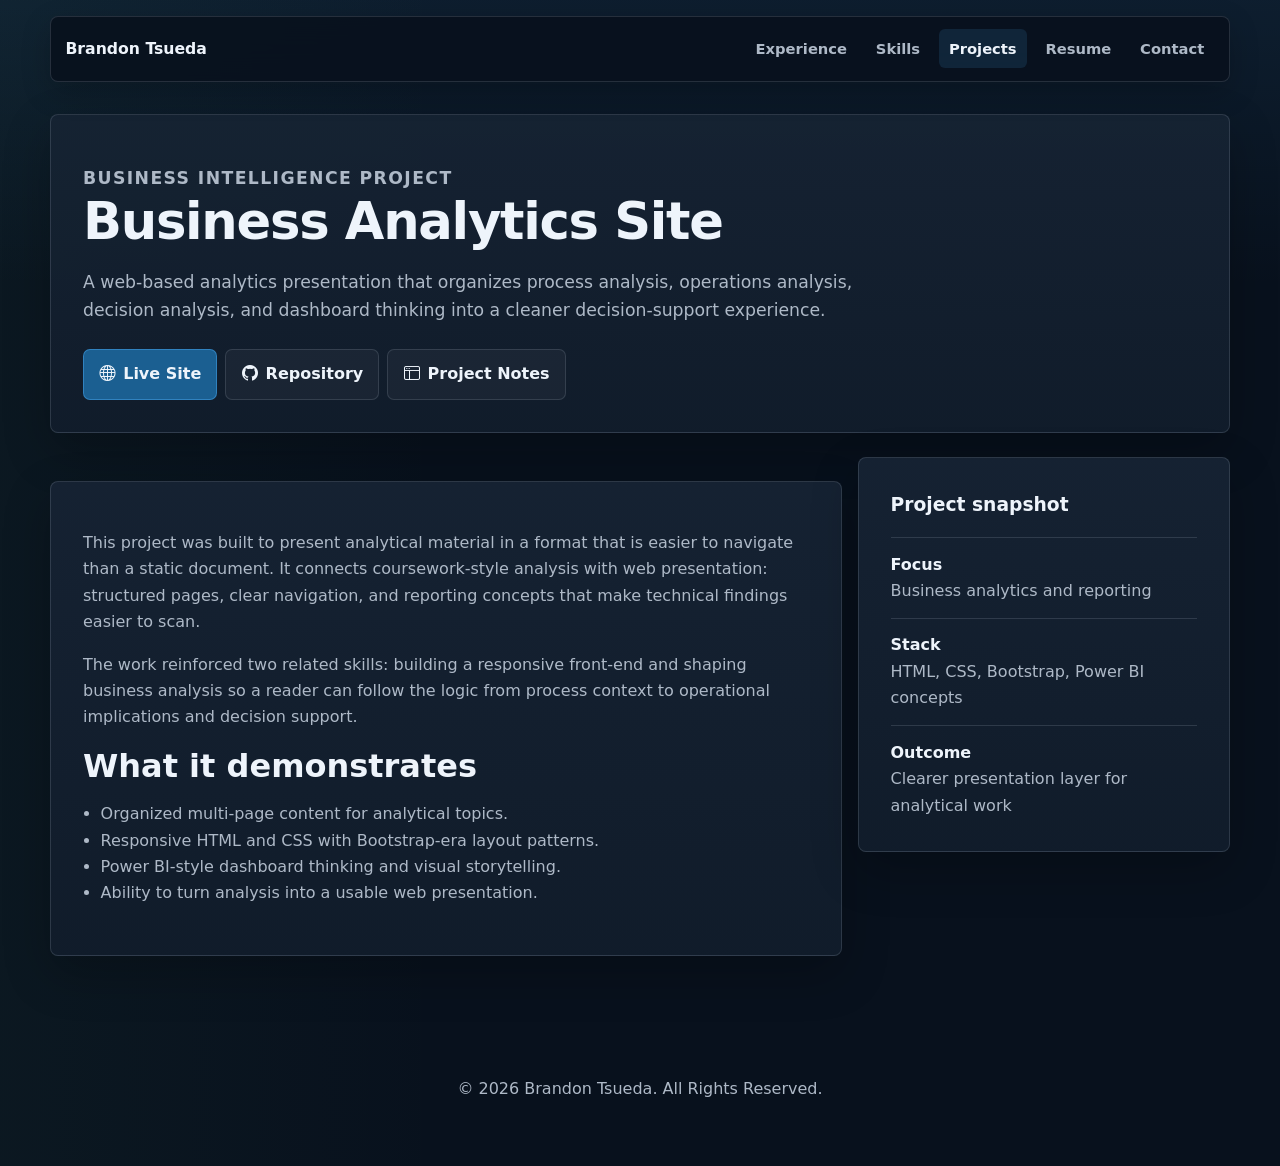
<file: business-analytics-site.html>
<!DOCTYPE html>
<html lang="en">
<head>
  <meta charset="UTF-8" />
  <meta name="viewport" content="width=device-width, initial-scale=1.0" />
  <meta name="description" content="Business intelligence and process analysis work by Brandon Tsueda." />
  <link rel="canonical" href="https://www.brandontsueda.com/business-analytics-site.html" />
  <link rel="icon" href="favicon.svg" type="image/svg+xml" />
  <title>Business Analytics Site | Brandon Tsueda</title>
  <meta name="description" content="Business analytics project by Brandon Tsueda covering process analysis, operations analysis, decision support, and Power BI-style reporting." />
  <link rel="preconnect" href="https://cdn.jsdelivr.net" />
  <link href="https://cdn.jsdelivr.net/npm/bootstrap-icons@1.10.5/font/bootstrap-icons.css" rel="stylesheet" />
  <link rel="stylesheet" href="style.css?v=20260913" />
<script src="https://analytics.bratsuprime.com/api/script.js" data-site-id="1" defer></script></head>
<body>
  <header class="topbar">
    <a class="brand" href="index.html">Brandon Tsueda</a>
    <nav aria-label="Main navigation">
      <a href="index.html#experience">Experience</a>
      <a href="index.html#skills">Skills</a>
      <a class="active" href="projects.html">Projects</a>
      <a href="Brandon_Tsueda_Resume.pdf" target="_blank" rel="noopener noreferrer">Resume</a>
      <a href="index.html#contact">Contact</a>
    </nav>
  </header>

  <main>
    <section class="page-hero">
      <p class="eyebrow">Business Intelligence Project</p>
      <h1>Business Analytics Site</h1>
      <p>
        A web-based analytics presentation that organizes process analysis, operations analysis,
        decision analysis, and dashboard thinking into a cleaner decision-support experience.
      </p>
      <div class="page-actions">
        <a href="https://analysis.bratsuprime.com" target="_blank" rel="noopener noreferrer" class="button primary">
          <i class="bi bi-globe"></i> Live Site
        </a>
        <a href="https://github.com/BrandonTsueda/ProcessMode3lingAndAnalysys_FirstSolar" target="_blank" rel="noopener noreferrer" class="button secondary">
          <i class="bi bi-github"></i> Repository
        </a>
        <button class="modal-button secondary" type="button" data-modal-target="analytics-detail-modal">
          <i class="bi bi-window-sidebar"></i> Project Notes
        </button>
      </div>
    </section>

    <section class="detail-layout">
      <article class="content-card detail-copy">
        <p>
          This project was built to present analytical material in a format that is easier to navigate than a static document.
          It connects coursework-style analysis with web presentation: structured pages, clear navigation, and reporting concepts
          that make technical findings easier to scan.
        </p>
        <p>
          The work reinforced two related skills: building a responsive front-end and shaping business analysis so a reader can
          follow the logic from process context to operational implications and decision support.
        </p>

        <h2>What it demonstrates</h2>
        <ul>
          <li>Organized multi-page content for analytical topics.</li>
          <li>Responsive HTML and CSS with Bootstrap-era layout patterns.</li>
          <li>Power BI-style dashboard thinking and visual storytelling.</li>
          <li>Ability to turn analysis into a usable web presentation.</li>
        </ul>
      </article>

      <aside class="detail-panel">
        <h3>Project snapshot</h3>
        <ul class="detail-list">
          <li><strong>Focus</strong><span>Business analytics and reporting</span></li>
          <li><strong>Stack</strong><span>HTML, CSS, Bootstrap, Power BI concepts</span></li>
          <li><strong>Outcome</strong><span>Clearer presentation layer for analytical work</span></li>
        </ul>
      </aside>
    </section>
  </main>

  <dialog class="detail-modal" id="analytics-detail-modal" aria-labelledby="analytics-detail-title">
    <div class="modal-shell">
      <div class="modal-header">
        <div>
          <p class="eyebrow">Project Notes</p>
          <h2 id="analytics-detail-title">Why this project belongs in the portfolio</h2>
        </div>
        <button class="modal-close" type="button" aria-label="Close dialog"><i class="bi bi-x-lg"></i></button>
      </div>
      <div class="modal-body">
        <p>
          It shows the analyst side of my background: not just building the page, but thinking about how process,
          operations, and decision data should be organized so another person can act on it.
        </p>
        <div class="modal-grid">
          <div class="modal-note">
            <h3>Technical layer</h3>
            <p>Responsive web structure, navigation, external project links, and a consistent presentation shell.</p>
          </div>
          <div class="modal-note">
            <h3>Analytical layer</h3>
            <p>Process framing, operational analysis, dashboard concepts, and decision-support storytelling.</p>
          </div>
        </div>
      </div>
    </div>
  </dialog>

  <footer class="site-footer">
    <p>&copy; 2026 Brandon Tsueda. All Rights Reserved.</p>
  </footer>

  <script src="site.js"></script>
<!-- Cloudflare Web Analytics --><script type="module" src="https://static.cloudflareinsights.com/beacon.min.js" data-cf-beacon='{"token":"dcf90111c0e843958d2950df8522c101"}'></script><!-- End Cloudflare Web Analytics -->
</body>
</html>
</file>
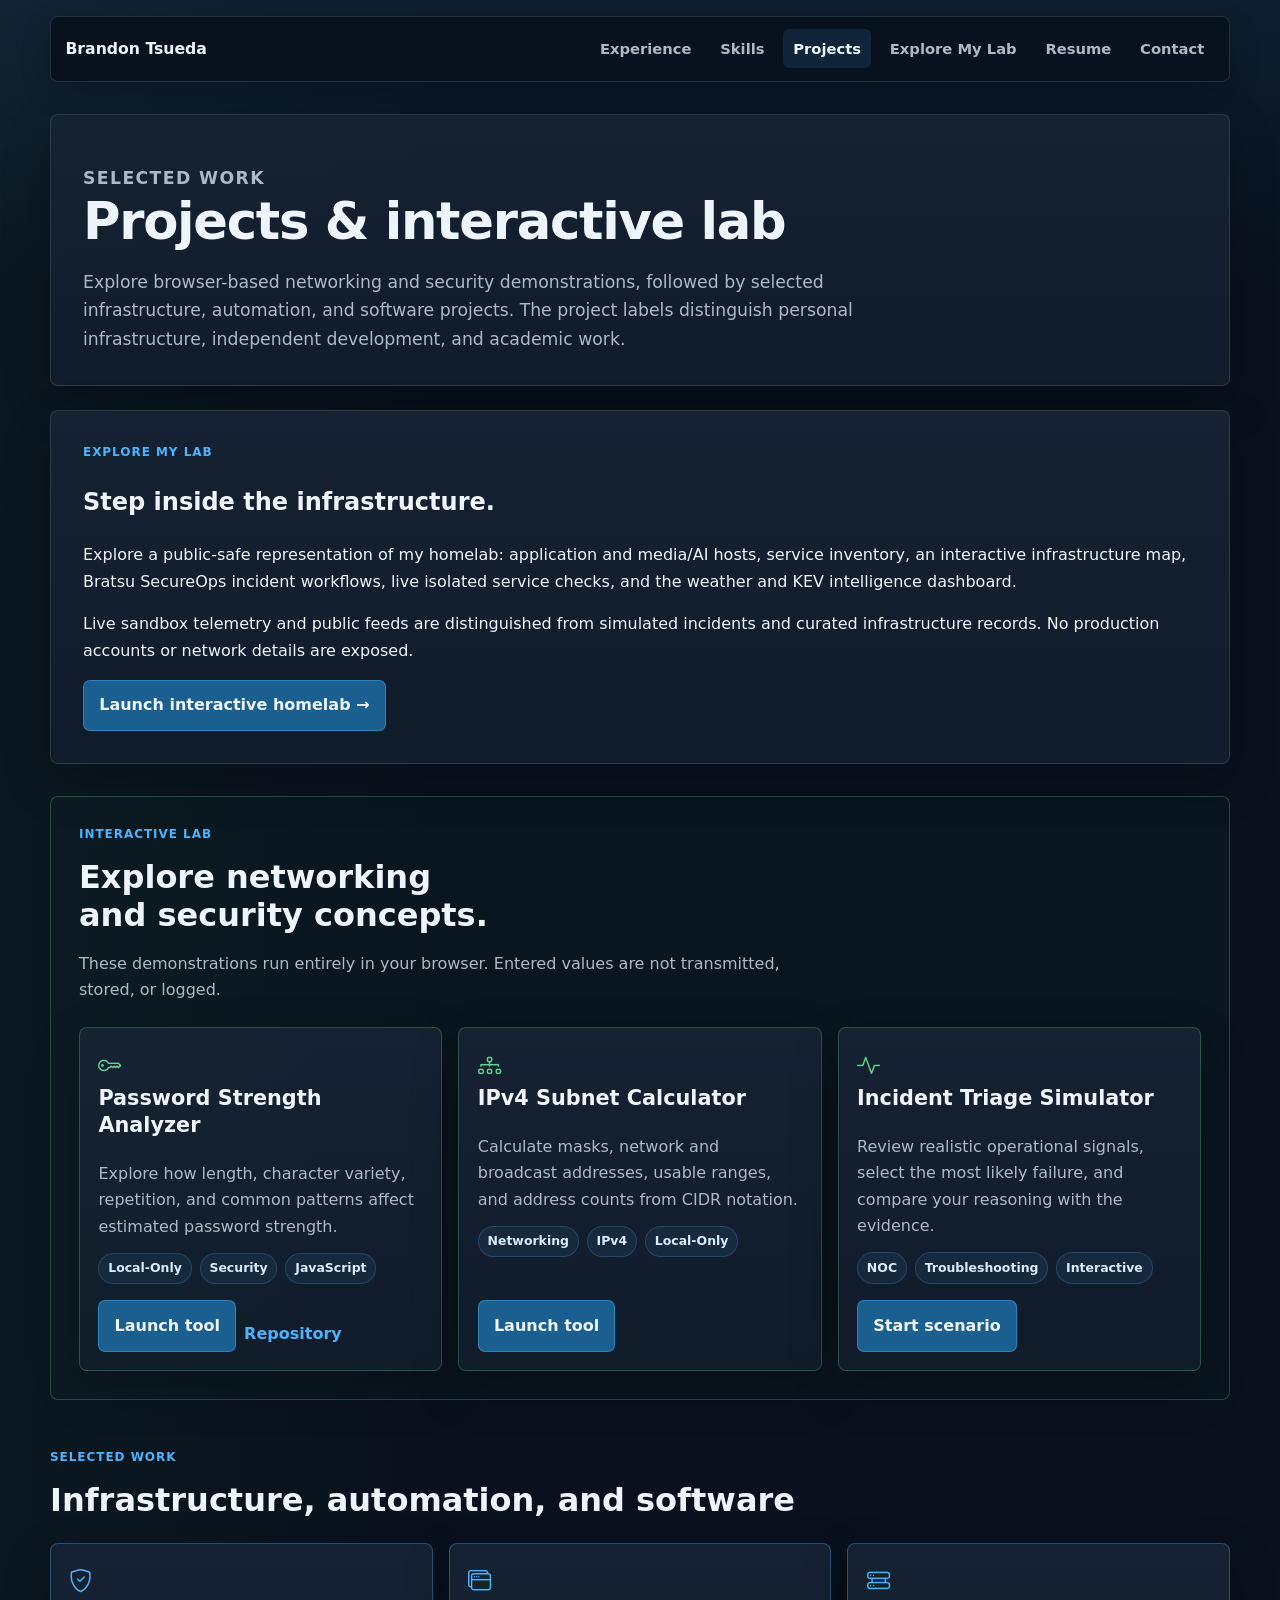
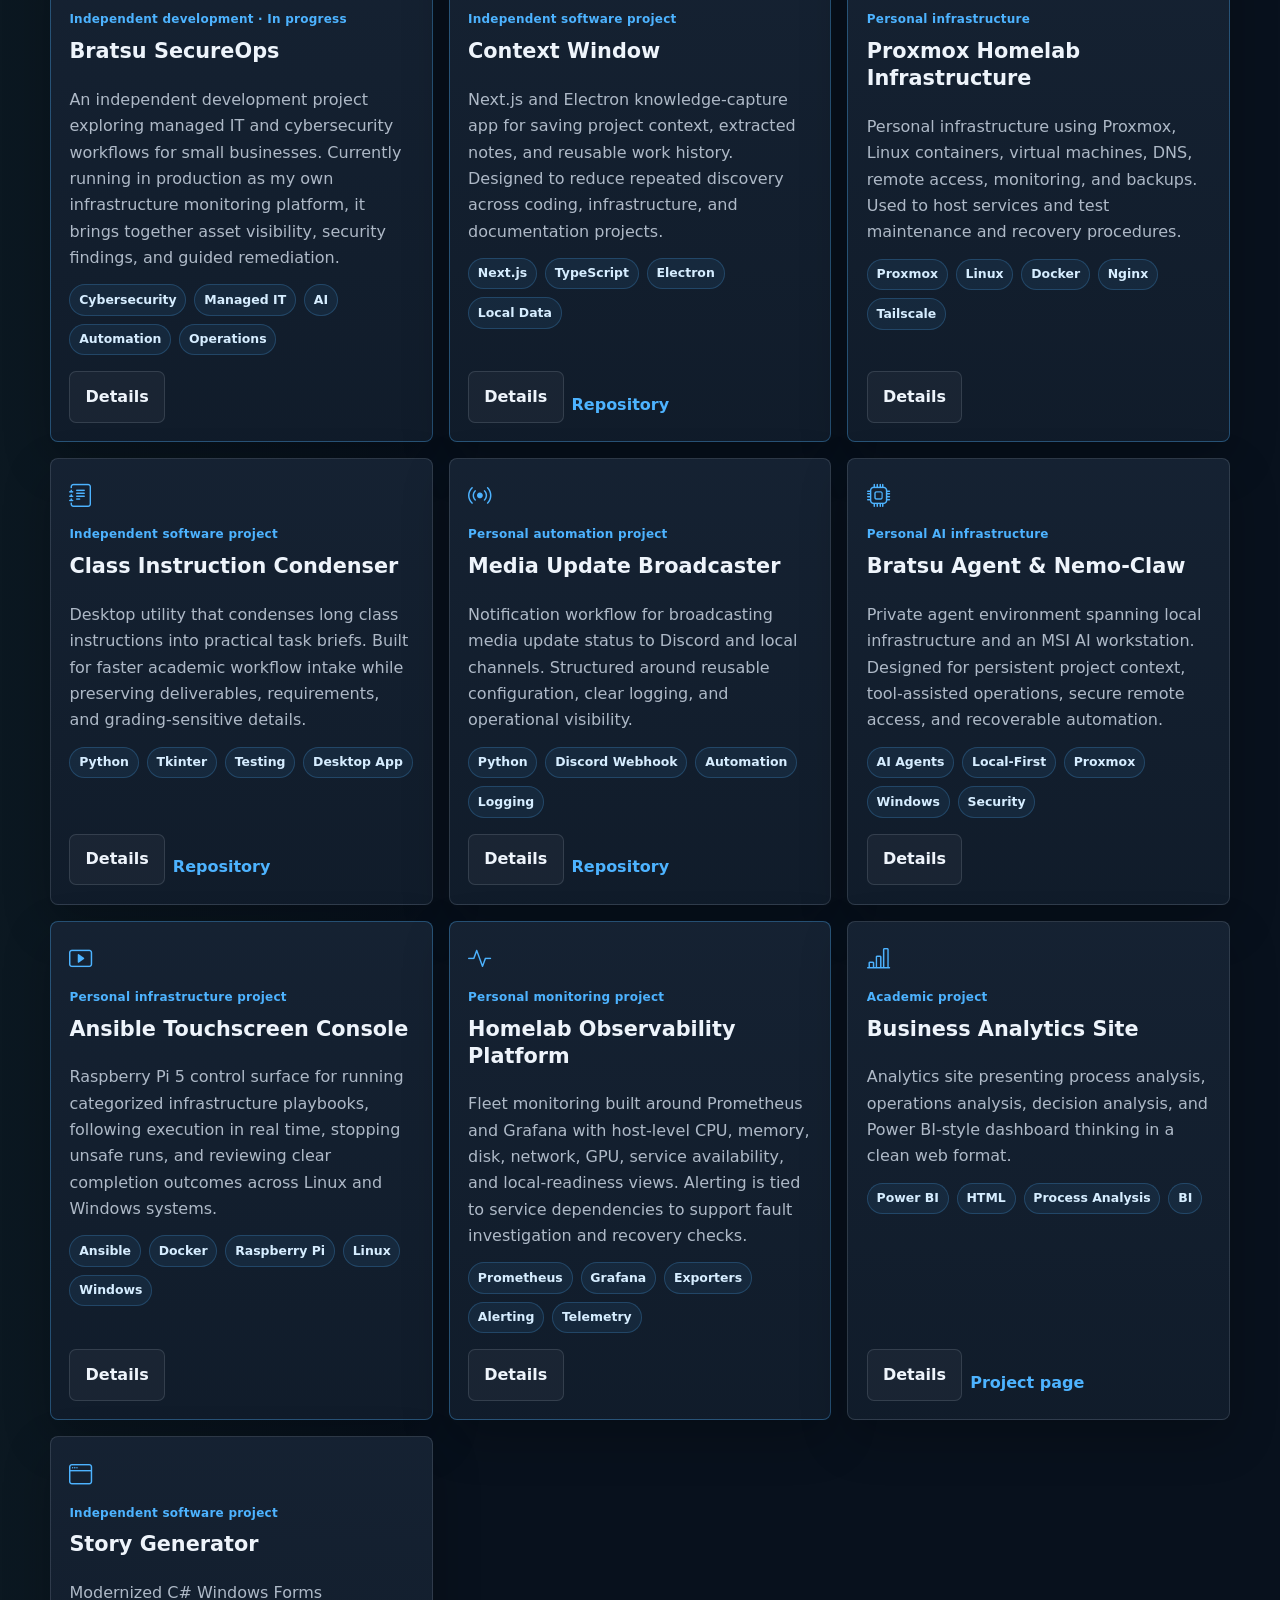
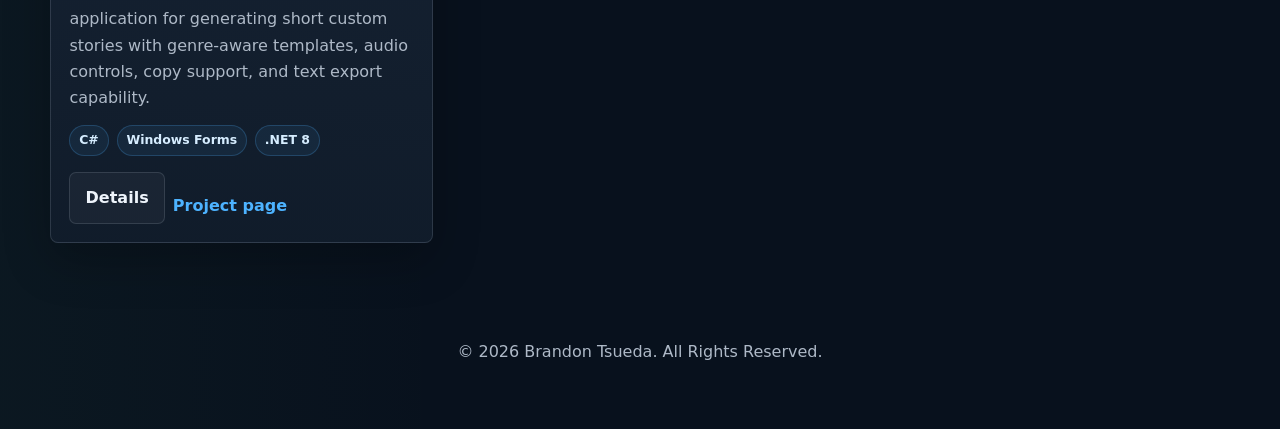
<file: projects.html>
<!DOCTYPE html>
<html lang="en">
<head>
  <meta charset="UTF-8" />
  <meta name="viewport" content="width=device-width, initial-scale=1.0" />
  <title>Projects | Brandon Tsueda</title>
  <meta name="description" content="Selected infrastructure, cybersecurity, analytics, and development projects by Brandon Tsueda." />
  <meta property="og:title" content="Projects | Brandon Tsueda" />
  <meta property="og:description" content="Infrastructure, cybersecurity, analytics, and development projects." />
  <meta property="og:url" content="https://brandontsueda.com/projects.html" />
  <meta property="og:type" content="website" />
  <meta property="og:image" content="https://www.brandontsueda.com/Assets/Professional_Headshot.jpg" />
  <meta name="twitter:card" content="summary_large_image" />
  <link rel="canonical" href="https://www.brandontsueda.com/projects.html" />
  <link rel="icon" href="favicon.svg" type="image/svg+xml" />
  <link rel="preconnect" href="https://cdn.jsdelivr.net" />
  <link href="https://cdn.jsdelivr.net/npm/bootstrap-icons@1.10.5/font/bootstrap-icons.css" rel="stylesheet" />
  <link rel="stylesheet" href="style.css?v=20260913" />
<script src="https://analytics.bratsuprime.com/api/script.js" data-site-id="1" defer></script></head>
<body>
  <header class="topbar">
    <a class="brand" href="index.html">Brandon Tsueda</a>
    <nav aria-label="Main navigation">
      <a href="index.html#experience">Experience</a>
      <a href="index.html#skills">Skills</a>
      <a class="active" href="projects.html">Projects</a>
      <a href="lab/">Explore My Lab</a>
      <a href="Brandon_Tsueda_Resume.pdf" target="_blank" rel="noopener noreferrer">Resume</a>
      <a href="index.html#contact">Contact</a>
    </nav>
  </header>

  <main>
    <section class="page-hero">
      <p class="eyebrow">Selected Work</p>
      <h1>Projects &amp; interactive lab</h1>
      <p>
        Explore browser-based networking and security demonstrations, followed by selected infrastructure,
        automation, and software projects. The project labels distinguish personal infrastructure,
        independent development, and academic work.
      </p>
    </section>

    <section class="content-card" aria-labelledby="homelab-showcase-title">
      <p class="eyebrow">Explore My Lab</p>
      <h2 id="homelab-showcase-title">Step inside the infrastructure.</h2>
      <p>Explore a public-safe representation of my homelab: application and media/AI hosts,
        service inventory, an interactive infrastructure map, Bratsu SecureOps incident workflows,
        live isolated service checks, and the weather and KEV intelligence dashboard.</p>
      <p>Live sandbox telemetry and public feeds are distinguished from simulated incidents and
        curated infrastructure records. No production accounts or network details are exposed.</p>
      <div class="inline-actions"><a class="button primary" href="lab/">Launch interactive homelab →</a></div>
    </section>

    <section class="interactive-section" id="interactive-lab" aria-labelledby="interactive-title">
      <div class="section-heading category-heading">
        <p class="eyebrow">Interactive Lab</p>
        <h2 id="interactive-title">Explore networking and security concepts.</h2>
        <p>These demonstrations run entirely in your browser. Entered values are not transmitted, stored, or logged.</p>
      </div>

      <div class="project-grid interactive-grid">
        <article class="project-card interactive-card">
          <div class="project-icon"><i class="bi bi-key"></i></div>
          <h2>Password Strength Analyzer</h2>
          <p>Explore how length, character variety, repetition, and common patterns affect estimated password strength.</p>
          <div class="tech-badges"><span>Local-Only</span><span>Security</span><span>JavaScript</span></div>
          <div class="inline-actions">
            <button class="modal-button primary" type="button" data-modal-target="password-modal">Launch tool</button>
            <a href="https://github.com/BrandonTsueda/PasswordChecker" class="text-link" target="_blank" rel="noopener noreferrer">Repository</a>
          </div>
        </article>

        <article class="project-card interactive-card">
          <div class="project-icon"><i class="bi bi-diagram-3"></i></div>
          <h2>IPv4 Subnet Calculator</h2>
          <p>Calculate masks, network and broadcast addresses, usable ranges, and address counts from CIDR notation.</p>
          <div class="tech-badges"><span>Networking</span><span>IPv4</span><span>Local-Only</span></div>
          <div class="inline-actions">
            <button class="modal-button primary" type="button" data-modal-target="subnet-modal">Launch tool</button>
          </div>
        </article>

        <article class="project-card interactive-card">
          <div class="project-icon"><i class="bi bi-activity"></i></div>
          <h2>Incident Triage Simulator</h2>
          <p>Review realistic operational signals, select the most likely failure, and compare your reasoning with the evidence.</p>
          <div class="tech-badges"><span>NOC</span><span>Troubleshooting</span><span>Interactive</span></div>
          <div class="inline-actions">
            <button class="modal-button primary" type="button" data-modal-target="triage-modal">Start scenario</button>
          </div>
        </article>
      </div>
    </section>
    <div class="section-heading project-list-heading">
      <p class="eyebrow">Selected work</p>
      <h2>Infrastructure, automation, and software</h2>
    </div>
    <section class="project-grid featured-projects">
      <article class="project-card featured">
        <div class="project-icon"><i class="bi bi-shield-check"></i></div>
        <p class="project-type">Independent development · In progress</p>
        <h2>Bratsu SecureOps</h2>
        <p>
          An independent development project exploring managed IT and cybersecurity workflows for small
          businesses. Currently running in production as my own infrastructure monitoring platform, it
          brings together asset visibility, security findings, and guided remediation.
        </p>
        <div class="tech-badges">
          <span>Cybersecurity</span><span>Managed IT</span><span>AI</span><span>Automation</span><span>Operations</span>
        </div>
        <div class="inline-actions">
          <button class="modal-button secondary" type="button" data-modal-target="secureops-modal">Details</button>
        </div>
      </article>

      <article class="project-card featured">
        <div class="project-icon"><i class="bi bi-window-stack"></i></div>
        <p class="project-type">Independent software project</p>
        <h2>Context Window</h2>
        <p>
          Next.js and Electron knowledge-capture app for saving project context, extracted notes,
          and reusable work history. Designed to reduce repeated discovery across coding,
          infrastructure, and documentation projects.
        </p>
        <div class="tech-badges">
          <span>Next.js</span><span>TypeScript</span><span>Electron</span><span>Local Data</span>
        </div>
        <div class="inline-actions">
          <button class="modal-button secondary" type="button" data-modal-target="context-modal">Details</button>
          <a href="https://github.com/BrandonTsueda/context-window" class="text-link" target="_blank" rel="noopener noreferrer">Repository</a>
        </div>
      </article>

      <article class="project-card featured">
        <div class="project-icon"><i class="bi bi-hdd-rack"></i></div>
        <p class="project-type">Personal infrastructure</p>
        <h2>Proxmox Homelab Infrastructure</h2>
        <p>
          Personal infrastructure using Proxmox, Linux containers, virtual machines, DNS, remote access,
          monitoring, and backups. Used to host services and test maintenance and recovery procedures.
        </p>
        <div class="tech-badges">
          <span>Proxmox</span><span>Linux</span><span>Docker</span><span>Nginx</span><span>Tailscale</span>
        </div>
        <div class="inline-actions">
          <button class="modal-button secondary" type="button" data-modal-target="homelab-modal">Details</button>
        </div>
      </article>

      <article class="project-card">
        <div class="project-icon"><i class="bi bi-journal-text"></i></div>
        <p class="project-type">Independent software project</p>
        <h2>Class Instruction Condenser</h2>
        <p>
          Desktop utility that condenses long class instructions into practical task briefs.
          Built for faster academic workflow intake while preserving deliverables, requirements,
          and grading-sensitive details.
        </p>
        <div class="tech-badges">
          <span>Python</span><span>Tkinter</span><span>Testing</span><span>Desktop App</span>
        </div>
        <div class="inline-actions">
          <button class="modal-button secondary" type="button" data-modal-target="class-modal">Details</button>
          <a href="https://github.com/BrandonTsueda/ClassInstructionCondenser" class="text-link" target="_blank" rel="noopener noreferrer">Repository</a>
        </div>
      </article>

      <article class="project-card">
        <div class="project-icon"><i class="bi bi-broadcast"></i></div>
        <p class="project-type">Personal automation project</p>
        <h2>Media Update Broadcaster</h2>
        <p>
          Notification workflow for broadcasting media update status to Discord and local channels.
          Structured around reusable configuration, clear logging, and operational visibility.
        </p>
        <div class="tech-badges">
          <span>Python</span><span>Discord Webhook</span><span>Automation</span><span>Logging</span>
        </div>
        <div class="inline-actions">
          <button class="modal-button secondary" type="button" data-modal-target="media-modal">Details</button>
          <a href="https://github.com/BrandonTsueda/media-update-broadcaster" class="text-link" target="_blank" rel="noopener noreferrer">Repository</a>
        </div>
      </article>

      <article class="project-card">
        <div class="project-icon"><i class="bi bi-cpu"></i></div>
        <p class="project-type">Personal AI infrastructure</p>
        <h2>Bratsu Agent &amp; Nemo-Claw</h2>
        <p>
          Private agent environment spanning local infrastructure and an MSI AI workstation.
          Designed for persistent project context, tool-assisted operations, secure remote access,
          and recoverable automation.
        </p>
        <div class="tech-badges">
          <span>AI Agents</span><span>Local-First</span><span>Proxmox</span><span>Windows</span><span>Security</span>
        </div>
        <div class="inline-actions">
          <button class="modal-button secondary" type="button" data-modal-target="ai-modal">Details</button>
        </div>
      </article>

      <article class="project-card featured">
        <div class="project-icon"><i class="bi bi-play-btn"></i></div>
        <p class="project-type">Personal infrastructure project</p>
        <h2>Ansible Touchscreen Console</h2>
        <p>
          Raspberry Pi 5 control surface for running categorized infrastructure playbooks,
          following execution in real time, stopping unsafe runs, and reviewing clear completion
          outcomes across Linux and Windows systems.
        </p>
        <div class="tech-badges">
          <span>Ansible</span><span>Docker</span><span>Raspberry Pi</span><span>Linux</span><span>Windows</span>
        </div>
        <div class="inline-actions">
          <button class="modal-button secondary" type="button" data-modal-target="ansible-modal">Details</button>
        </div>
      </article>

      <article class="project-card featured">
        <div class="project-icon"><i class="bi bi-activity"></i></div>
        <p class="project-type">Personal monitoring project</p>
        <h2>Homelab Observability Platform</h2>
        <p>
          Fleet monitoring built around Prometheus and Grafana with host-level CPU, memory, disk,
          network, GPU, service availability, and local-readiness views. Alerting is tied to
          service dependencies to support fault investigation and recovery checks.
        </p>
        <div class="tech-badges">
          <span>Prometheus</span><span>Grafana</span><span>Exporters</span><span>Alerting</span><span>Telemetry</span>
        </div>
        <div class="inline-actions">
          <button class="modal-button secondary" type="button" data-modal-target="observability-modal">Details</button>
        </div>
      </article>

      <article class="project-card">
        <div class="project-icon"><i class="bi bi-bar-chart-line"></i></div>
        <p class="project-type">Academic project</p>
        <h2>Business Analytics Site</h2>
        <p>
          Analytics site presenting process analysis, operations analysis, decision analysis,
          and Power BI-style dashboard thinking in a clean web format.
        </p>
        <div class="tech-badges">
          <span>Power BI</span><span>HTML</span><span>Process Analysis</span><span>BI</span>
        </div>
        <div class="inline-actions">
          <button class="modal-button secondary" type="button" data-modal-target="analytics-modal">Details</button>
          <a href="business-analytics-site.html" class="text-link">Project page</a>
        </div>
      </article>

      <article class="project-card">
        <div class="project-icon"><i class="bi bi-window"></i></div>
        <p class="project-type">Independent software project</p>
        <h2>Story Generator</h2>
        <p>
          Modernized C# Windows Forms application for generating short custom stories with genre-aware
          templates, audio controls, copy support, and text export capability.
        </p>
        <div class="tech-badges">
          <span>C#</span><span>Windows Forms</span><span>.NET 8</span>
        </div>
        <div class="inline-actions">
          <button class="modal-button secondary" type="button" data-modal-target="story-modal">Details</button>
          <a href="story-generator.html" class="text-link">Project page</a>
        </div>
      </article>
    </section>

  </main>

  <dialog class="detail-modal" id="secureops-modal" aria-labelledby="secureops-title">
    <div class="modal-shell">
      <div class="modal-header">
        <div><p class="eyebrow">Security Operations Platform</p><h2 id="secureops-title">Bratsu SecureOps</h2></div>
        <button class="modal-close" type="button" aria-label="Close dialog"><i class="bi bi-x-lg"></i></button>
      </div>
      <div class="modal-body">
        <p>An independent development project exploring managed IT and cybersecurity workflows for small businesses. I run it in production today as my own infrastructure monitoring platform, and the design brings together asset visibility, security findings, and guided remediation.</p>
        <div class="architecture-flow" aria-label="Bratsu SecureOps architecture">
          <span>Managed endpoints</span><i class="bi bi-arrow-right"></i><span>SecureOps control plane</span><i class="bi bi-arrow-right"></i><span>Evidence &amp; remediation</span>
        </div>
        <ul>
          <li>Developing workflows for asset context, findings, remediation guidance, and operational evidence.</li>
          <li>Exploring AI-assisted guidance with reviewable actions and documented operational evidence.</li>
          <li>Developed with secure deployment, maintainability, and small-business usability in mind.</li>
        </ul>
      </div>
    </div>
  </dialog>

  <dialog class="detail-modal" id="context-modal" aria-labelledby="context-title">
    <div class="modal-shell">
      <div class="modal-header">
        <div><p class="eyebrow">Local Knowledge Tool</p><h2 id="context-title">Context Window</h2></div>
        <button class="modal-close" type="button" aria-label="Close dialog"><i class="bi bi-x-lg"></i></button>
      </div>
      <div class="modal-body">
        <p>A desktop app for capturing project context, reusable notes, and work history for reuse across infrastructure, code, and documentation tasks.</p>
        <ul>
          <li>Next.js interface packaged with Electron for local use.</li>
          <li>Focused on preserving context across long-running projects.</li>
          <li>Useful for coding, incident notes, and career-material drafting.</li>
        </ul>
        <div class="modal-actions">
          <a class="button primary" href="https://github.com/BrandonTsueda/context-window" target="_blank" rel="noopener noreferrer">View repository</a>
        </div>
      </div>
    </div>
  </dialog>

  <dialog class="detail-modal" id="homelab-modal" aria-labelledby="homelab-title">
    <div class="modal-shell">
      <div class="modal-header">
        <div><p class="eyebrow">Infrastructure Lab</p><h2 id="homelab-title">Proxmox Homelab Infrastructure</h2></div>
        <button class="modal-close" type="button" aria-label="Close dialog"><i class="bi bi-x-lg"></i></button>
      </div>
      <div class="modal-body">
        <p>I maintain a personal infrastructure environment with Proxmox, Debian, LXCs, Docker, reverse proxying, DNS, VPN access, monitoring, AI services, and media automation. I use it to investigate service failures, test configuration changes, and practice recovery procedures.</p>
        <ul>
          <li>Services are treated as living systems with uptime, access, backup, and recovery concerns.</li>
          <li>Monitoring and automation projects are tested against real hosts and containers.</li>
          <li>Security choices are grounded in access control, segmentation, update paths, and logging.</li>
        </ul>
      </div>
    </div>
  </dialog>

  <dialog class="detail-modal" id="class-modal" aria-labelledby="class-title">
    <div class="modal-shell">
      <div class="modal-header">
        <div><p class="eyebrow">Desktop Utility</p><h2 id="class-title">Class Instruction Condenser</h2></div>
        <button class="modal-close" type="button" aria-label="Close dialog"><i class="bi bi-x-lg"></i></button>
      </div>
      <div class="modal-body">
        <p>A local Tkinter app that turns long assignment instructions into clear task briefs. It organizes deliverables, requirements, and grading criteria into a concise task brief.</p>
        <ul>
          <li>Built with Python, Tkinter, tests, and a packaged Windows executable.</li>
          <li>Separates deliverables, constraints, and submission requirements.</li>
          <li>Designed for private local use rather than sending coursework to a cloud service.</li>
        </ul>
        <div class="modal-actions">
          <a class="button primary" href="https://github.com/BrandonTsueda/ClassInstructionCondenser" target="_blank" rel="noopener noreferrer">View repository</a>
        </div>
      </div>
    </div>
  </dialog>

  <dialog class="detail-modal" id="media-modal" aria-labelledby="media-title">
    <div class="modal-shell">
      <div class="modal-header">
        <div><p class="eyebrow">Automation Workflow</p><h2 id="media-title">Media Update Broadcaster</h2></div>
        <button class="modal-close" type="button" aria-label="Close dialog"><i class="bi bi-x-lg"></i></button>
      </div>
      <div class="modal-body">
        <p>A Python workflow for turning media-stack update activity into clear Discord-ready messages. It focuses on useful summaries, structured configuration, and logs that make the automation easy to trust.</p>
        <ul>
          <li>Fetches and formats update information for family-readable notifications.</li>
          <li>Uses reusable configuration and a history file to avoid noisy repeats.</li>
          <li>Built with deployment in mind for lightweight homelab hosting.</li>
        </ul>
        <div class="modal-actions">
          <a class="button primary" href="https://github.com/BrandonTsueda/media-update-broadcaster" target="_blank" rel="noopener noreferrer">View repository</a>
        </div>
      </div>
    </div>
  </dialog>

  <dialog class="detail-modal" id="password-modal" aria-labelledby="password-title">
    <div class="modal-shell">
      <div class="modal-header">
        <div><p class="eyebrow">Security Education</p><h2 id="password-title">Password Strength Analyzer</h2></div>
        <button class="modal-close" type="button" aria-label="Close dialog"><i class="bi bi-x-lg"></i></button>
      </div>
      <div class="modal-body">
        <p class="privacy-note"><i class="bi bi-shield-lock"></i> Local-only demonstration. Nothing entered here leaves your browser. Use a sample—not a real password.</p>
        <form class="tool-panel" id="password-tool" novalidate>
          <label for="password-input">Sample password</label>
          <div class="input-with-action">
            <input id="password-input" type="password" autocomplete="new-password" spellcheck="false" placeholder="Try a sample password" />
            <button class="button secondary compact" id="password-toggle" type="button" aria-pressed="false">Show</button>
          </div>
          <div class="strength-track" aria-hidden="true"><span id="password-strength-fill"></span></div>
          <div class="tool-result" id="password-result" aria-live="polite">Enter a sample to begin.</div>
          <ul class="check-list" id="password-checks" aria-label="Password checks"></ul>
        </form>
        <div class="modal-actions">
          <a class="button secondary" href="https://github.com/BrandonTsueda/PasswordChecker" target="_blank" rel="noopener noreferrer">View full repository</a>
        </div>
      </div>
    </div>
  </dialog>

  <dialog class="detail-modal" id="subnet-modal" aria-labelledby="subnet-title">
    <div class="modal-shell">
      <div class="modal-header">
        <div><p class="eyebrow">Interactive Networking</p><h2 id="subnet-title">IPv4 Subnet Calculator</h2></div>
        <button class="modal-close" type="button" aria-label="Close dialog"><i class="bi bi-x-lg"></i></button>
      </div>
      <div class="modal-body">
        <p class="privacy-note"><i class="bi bi-shield-lock"></i> Calculations run locally. Addresses are not transmitted or stored.</p>
        <form class="tool-panel" id="subnet-tool" novalidate>
          <label for="cidr-input">IPv4 address and prefix</label>
          <div class="input-with-action">
            <input id="cidr-input" type="text" inputmode="decimal" autocomplete="off" spellcheck="false" value="192.168.68.72/24" aria-describedby="cidr-help" />
            <button class="button primary compact" type="submit">Calculate</button>
          </div>
          <small id="cidr-help">Example: 192.168.68.72/24</small>
          <div class="result-grid" id="subnet-result" aria-live="polite"></div>
        </form>
      </div>
    </div>
  </dialog>

  <dialog class="detail-modal" id="triage-modal" aria-labelledby="triage-title">
    <div class="modal-shell">
      <div class="modal-header">
        <div><p class="eyebrow">Interactive Operations</p><h2 id="triage-title">Incident Triage Simulator</h2></div>
        <button class="modal-close" type="button" aria-label="Close dialog"><i class="bi bi-x-lg"></i></button>
      </div>
      <div class="modal-body">
        <div class="scenario-meta"><span id="scenario-number">Scenario 1 of 3</span><span id="scenario-score">Score: 0</span></div>
        <section class="tool-panel" aria-live="polite">
          <h3 id="scenario-title">Loading scenario...</h3>
          <p id="scenario-summary"></p>
          <div class="signal-list" id="scenario-signals"></div>
          <fieldset class="choice-list" id="scenario-choices">
            <legend>What is the most likely root cause?</legend>
          </fieldset>
          <div class="tool-result hidden" id="scenario-result"></div>
          <button class="button primary hidden" id="next-scenario" type="button">Next scenario</button>
        </section>
      </div>
    </div>
  </dialog>

  <dialog class="detail-modal" id="ai-modal" aria-labelledby="ai-title">
    <div class="modal-shell">
      <div class="modal-header">
        <div><p class="eyebrow">Private Agent Infrastructure</p><h2 id="ai-title">Bratsu Agent &amp; Nemo-Claw</h2></div>
        <button class="modal-close" type="button" aria-label="Close dialog"><i class="bi bi-x-lg"></i></button>
      </div>
      <div class="modal-body">
        <p>A private agent environment that connects project context, operational tools, and local infrastructure across a Proxmox-hosted control plane and MSI AI workstation.</p>
        <div class="architecture-flow" aria-label="Bratsu Agent architecture">
          <span>Project context</span><i class="bi bi-arrow-right"></i><span>Agent control plane</span><i class="bi bi-arrow-right"></i><span>MSI &amp; homelab tools</span>
        </div>
        <ul>
          <li>Maintains persistent context and repeatable operating knowledge across systems.</li>
          <li>Supports coding, documentation, research, and infrastructure troubleshooting.</li>
          <li>Uses controlled remote access, recoverable configuration, and service-level verification.</li>
        </ul>
      </div>
    </div>
  </dialog>

  <dialog class="detail-modal" id="ansible-modal" aria-labelledby="ansible-title">
    <div class="modal-shell">
      <div class="modal-header">
        <div><p class="eyebrow">Infrastructure Automation</p><h2 id="ansible-title">Ansible Touchscreen Console</h2></div>
        <button class="modal-close" type="button" aria-label="Close dialog"><i class="bi bi-x-lg"></i></button>
      </div>
      <div class="modal-body">
        <p>A purpose-built Raspberry Pi 5 interface that turns infrastructure playbooks into a touch-friendly operational control surface.</p>
        <div class="architecture-flow" aria-label="Ansible console architecture">
          <span>Touch console</span><i class="bi bi-arrow-right"></i><span>Ansible runner</span><i class="bi bi-arrow-right"></i><span>Managed fleet</span>
        </div>
        <ul>
          <li>Organizes maintenance, updates, discovery, health checks, and recovery playbooks by category.</li>
          <li>Streams execution logs and reports explicit success, failure, cancellation, and skipped-host outcomes.</li>
          <li>Protects the Ansible control node from broad fleet jobs and supports controlled Linux and Windows maintenance.</li>
        </ul>
      </div>
    </div>
  </dialog>

  <dialog class="detail-modal" id="observability-modal" aria-labelledby="observability-title">
    <div class="modal-shell">
      <div class="modal-header">
        <div><p class="eyebrow">Observability</p><h2 id="observability-title">Homelab Observability Platform</h2></div>
        <button class="modal-close" type="button" aria-label="Close dialog"><i class="bi bi-x-lg"></i></button>
      </div>
      <div class="modal-body">
        <p>A practical monitoring platform for understanding host health, service reachability, performance trends, and local readiness across a mixed homelab fleet.</p>
        <div class="architecture-flow" aria-label="Observability platform architecture">
          <span>Fleet exporters</span><i class="bi bi-arrow-right"></i><span>Prometheus</span><i class="bi bi-arrow-right"></i><span>Grafana &amp; alerts</span>
        </div>
        <ul>
          <li>Tracks Linux, Windows, Proxmox, GPU, storage, service, and network telemetry.</li>
          <li>Provides fleet-overview and host-detail dashboards for interpreting monitoring data.</li>
          <li>Routes alerts around actionable dependency failures and verifies recovery at the affected service.</li>
        </ul>
      </div>
    </div>
  </dialog>

  <dialog class="detail-modal" id="analytics-modal" aria-labelledby="analytics-title">
    <div class="modal-shell">
      <div class="modal-header">
        <div><p class="eyebrow">Business Intelligence</p><h2 id="analytics-title">Business Analytics Site</h2></div>
        <button class="modal-close" type="button" aria-label="Close dialog"><i class="bi bi-x-lg"></i></button>
      </div>
      <div class="modal-body">
        <p>A web presentation of process analysis, operations analysis, decision support, and dashboard thinking. It connects the technical side of building a site with the analyst skill of shaping information for decisions.</p>
        <div class="modal-actions">
          <a class="button primary" href="business-analytics-site.html">Open project page</a>
          <a class="button secondary" href="https://analysis.bratsuprime.com" target="_blank" rel="noopener noreferrer">Live site</a>
        </div>
      </div>
    </div>
  </dialog>

  <dialog class="detail-modal" id="story-modal" aria-labelledby="story-title">
    <div class="modal-shell">
      <div class="modal-header">
        <div><p class="eyebrow">Creative Software</p><h2 id="story-title">Story Generator</h2></div>
        <button class="modal-close" type="button" aria-label="Close dialog"><i class="bi bi-x-lg"></i></button>
      </div>
      <div class="modal-body">
        <p>An early C# WinForms project revisited with a cleaner .NET 8 build, genre-aware templates, export options, and a more polished Windows experience. The update focuses on packaging, export options, and everyday usability.</p>
        <div class="modal-actions">
          <a class="button primary" href="story-generator.html">Open project page</a>
        </div>
      </div>
    </div>
  </dialog>

  <footer class="site-footer">
    <p>&copy; 2026 Brandon Tsueda. All Rights Reserved.</p>
  </footer>

  <script src="site.js?v=20260913"></script>
<!-- Cloudflare Web Analytics --><script type="module" src="https://static.cloudflareinsights.com/beacon.min.js" data-cf-beacon='{"token":"dcf90111c0e843958d2950df8522c101"}'></script><!-- End Cloudflare Web Analytics -->
</body>
</html>
</file>
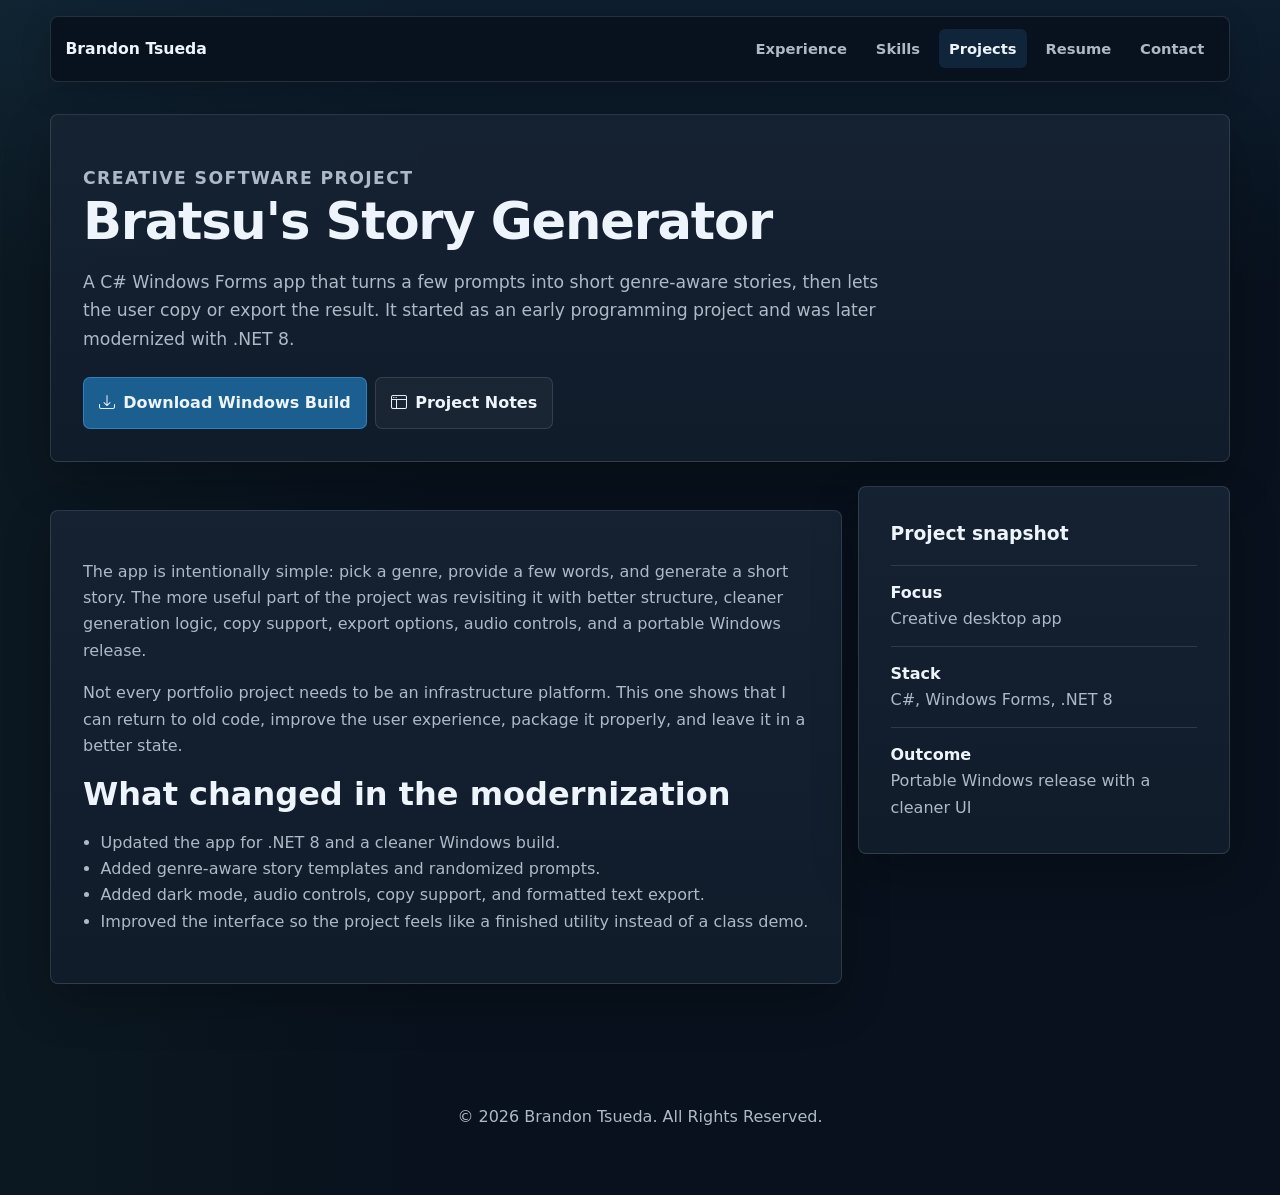
<file: story-generator.html>
<!DOCTYPE html>
<html lang="en">
<head>
  <meta charset="UTF-8" />
  <meta name="viewport" content="width=device-width, initial-scale=1.0" />
  <meta name="description" content="A modernized C# and .NET story generator project by Brandon Tsueda." />
  <link rel="canonical" href="https://www.brandontsueda.com/story-generator.html" />
  <link rel="icon" href="favicon.svg" type="image/svg+xml" />
  <title>Story Generator | Brandon Tsueda</title>
  <meta name="description" content="Bratsu's Story Generator, a C# Windows Forms creative coding project modernized with .NET 8 and a portable Windows build." />
  <link rel="preconnect" href="https://cdn.jsdelivr.net" />
  <link href="https://cdn.jsdelivr.net/npm/bootstrap-icons@1.10.5/font/bootstrap-icons.css" rel="stylesheet" />
  <link rel="stylesheet" href="style.css?v=20260913" />
<script src="https://analytics.bratsuprime.com/api/script.js" data-site-id="1" defer></script></head>
<body>
  <header class="topbar">
    <a class="brand" href="index.html">Brandon Tsueda</a>
    <nav aria-label="Main navigation">
      <a href="index.html#experience">Experience</a>
      <a href="index.html#skills">Skills</a>
      <a class="active" href="projects.html">Projects</a>
      <a href="Brandon_Tsueda_Resume.pdf" target="_blank" rel="noopener noreferrer">Resume</a>
      <a href="index.html#contact">Contact</a>
    </nav>
  </header>

  <main>
    <section class="page-hero">
      <p class="eyebrow">Creative Software Project</p>
      <h1>Bratsu's Story Generator</h1>
      <p>
        A C# Windows Forms app that turns a few prompts into short genre-aware stories, then lets the user copy
        or export the result. It started as an early programming project and was later modernized with .NET 8.
      </p>
      <div class="page-actions">
        <a href="https://github.com/BrandonTsueda/StoryGeneratorApp/releases/download/StoryGenerator/StoryGeneratorApp-win-x64-dotnet8.zip"
           class="button primary"
           target="_blank"
           rel="noopener noreferrer">
          <i class="bi bi-download"></i> Download Windows Build
        </a>
        <button class="modal-button secondary" type="button" data-modal-target="story-detail-modal">
          <i class="bi bi-window-sidebar"></i> Project Notes
        </button>
      </div>
    </section>

    <section class="detail-layout">
      <article class="content-card detail-copy">
        <p>
          The app is intentionally simple: pick a genre, provide a few words, and generate a short story. The more useful
          part of the project was revisiting it with better structure, cleaner generation logic, copy support, export
          options, audio controls, and a portable Windows release.
        </p>
        <p>
          Not every portfolio project needs to be an infrastructure platform. This one shows that I can return to old
          code, improve the user experience, package it properly, and leave it in a better state.
        </p>

        <h2>What changed in the modernization</h2>
        <ul>
          <li>Updated the app for .NET 8 and a cleaner Windows build.</li>
          <li>Added genre-aware story templates and randomized prompts.</li>
          <li>Added dark mode, audio controls, copy support, and formatted text export.</li>
          <li>Improved the interface so the project feels like a finished utility instead of a class demo.</li>
        </ul>
      </article>

      <aside class="detail-panel">
        <h3>Project snapshot</h3>
        <ul class="detail-list">
          <li><strong>Focus</strong><span>Creative desktop app</span></li>
          <li><strong>Stack</strong><span>C#, Windows Forms, .NET 8</span></li>
          <li><strong>Outcome</strong><span>Portable Windows release with a cleaner UI</span></li>
        </ul>
      </aside>
    </section>
  </main>

  <dialog class="detail-modal" id="story-detail-modal" aria-labelledby="story-detail-title">
    <div class="modal-shell">
      <div class="modal-header">
        <div>
          <p class="eyebrow">Project Notes</p>
          <h2 id="story-detail-title">A small app with a real finish line.</h2>
        </div>
        <button class="modal-close" type="button" aria-label="Close dialog"><i class="bi bi-x-lg"></i></button>
      </div>
      <div class="modal-body">
        <p>
          This project is here because it shows iteration. I took an older app, kept the playful core, and improved the
          parts that make software feel complete: packaging, controls, copy/export behavior, and visual polish.
        </p>
        <div class="modal-grid">
          <div class="modal-note">
            <h3>User-facing work</h3>
            <p>Genre selection, prompt handling, generated output, dark mode, and export options.</p>
          </div>
          <div class="modal-note">
            <h3>Engineering work</h3>
            <p>.NET 8 modernization, portable Windows build, cleaner generation logic, and release packaging.</p>
          </div>
        </div>
      </div>
    </div>
  </dialog>

  <footer class="site-footer">
    <p>&copy; 2026 Brandon Tsueda. All Rights Reserved.</p>
  </footer>

  <script src="site.js"></script>
<!-- Cloudflare Web Analytics --><script type="module" src="https://static.cloudflareinsights.com/beacon.min.js" data-cf-beacon='{"token":"dcf90111c0e843958d2950df8522c101"}'></script><!-- End Cloudflare Web Analytics -->
</body>
</html>
</file>
<file: style.css>
:root {
  color-scheme: dark;
  --bg: #08111d;
  --bg-soft: #0d1724;
  --surface: #111d2b;
  --surface-2: #162333;
  --text: #eef4fb;
  --muted: #aeb9c7;
  --subtle: #7f8da0;
  --line: rgba(174, 185, 199, 0.18);
  --accent: #4db3ff;
  --accent-strong: #2f9ce8;
  --accent-soft: rgba(77, 179, 255, 0.12);
  --success: #63d391;
  --warning: #e4b65a;
  --danger: #ff7b72;
  --shadow: 0 18px 48px rgba(0, 0, 0, 0.24);
  --radius: 8px;
}

* {
  box-sizing: border-box;
}

html {
  scroll-behavior: smooth;
  scroll-padding-top: 6rem;
}

a:focus-visible,
button:focus-visible {
  outline: 2px solid var(--accent);
  outline-offset: 4px;
}

body {
  margin: 0;
  font-family: Inter, ui-sans-serif, system-ui, -apple-system, BlinkMacSystemFont, "Segoe UI", sans-serif;
  background:
    linear-gradient(180deg, rgba(77, 179, 255, 0.08), transparent 18rem),
    linear-gradient(90deg, rgba(99, 211, 145, 0.035), transparent 28rem),
    var(--bg);
  color: var(--text);
  line-height: 1.65;
}

a {
  color: inherit;
}

button {
  font: inherit;
}

.topbar {
  position: sticky;
  top: 0;
  z-index: 20;
  display: flex;
  align-items: center;
  justify-content: space-between;
  gap: 1.25rem;
  width: min(1180px, calc(100% - 2rem));
  margin: 1rem auto 0;
  padding: 0.78rem 0.9rem;
  border: 1px solid var(--line);
  border-radius: var(--radius);
  background: rgba(8, 17, 29, 0.9);
  backdrop-filter: blur(18px);
  box-shadow: 0 10px 30px rgba(0, 0, 0, 0.2);
}

.brand {
  color: var(--text);
  font-size: 0.98rem;
  font-weight: 850;
  text-decoration: none;
  white-space: nowrap;
}

.topbar nav,
.site-nav-links,
.hero-actions,
.contact-actions,
.quick-facts,
.tech-badges,
.modal-actions,
.page-actions,
.inline-actions {
  display: flex;
  flex-wrap: wrap;
  gap: 0.5rem;
}

.topbar nav {
  align-items: center;
  justify-content: flex-end;
}

.topbar nav a,
.site-nav a {
  color: var(--muted);
  font-size: 0.92rem;
  font-weight: 750;
  text-decoration: none;
  padding: 0.45rem 0.65rem;
  border-radius: 6px;
}

.topbar nav a:hover,
.topbar nav a.active,
.site-nav a:hover,
.site-nav a.active {
  color: var(--text);
  background: var(--accent-soft);
}

main,
.page-shell,
.site-footer {
  width: min(1180px, calc(100% - 2rem));
  margin-left: auto;
  margin-right: auto;
}

.hero-section {
  display: grid;
  grid-template-columns: minmax(0, 1fr) 310px;
  gap: clamp(2rem, 5vw, 4rem);
  align-items: center;
  padding: clamp(2rem, 5vw, 3.5rem) 0 1.5rem;
}

.hero-copy {
  max-width: 790px;
}

.eyebrow {
  margin: 0 0 0.8rem;
  color: var(--accent);
  font-size: 0.75rem;
  font-weight: 850;
  letter-spacing: 0.08em;
  text-transform: uppercase;
}

.hero-copy h1,
.page-hero h1 {
  margin: 0;
  max-width: 960px;
  font-size: clamp(2.2rem, 4vw, 3.4rem);
  line-height: 1.12;
  letter-spacing: -0.025em;
  text-wrap: balance;
}

.hero-lead,
.page-hero p,
.content-block p,
.timeline li,
.skill-card p,
.project-card p,
.credential-grid p,
.contact-section p,
.detail-copy p,
.detail-copy li,
.modal-body p,
.modal-body li {
  color: var(--muted);
}

.hero-lead,
.page-hero p {
  max-width: 820px;
  margin: 1.1rem 0 0;
  font-size: 1.08rem;
}

.hero-actions,
.contact-actions,
.page-actions {
  margin-top: 1.5rem;
}

.button,
.modal-button,
.btn {
  display: inline-flex;
  align-items: center;
  justify-content: center;
  gap: 0.5rem;
  min-height: 2.75rem;
  padding: 0.72rem 0.95rem;
  border: 1px solid var(--line);
  border-radius: 7px;
  color: var(--text);
  background: rgba(255, 255, 255, 0.04);
  text-decoration: none;
  font-weight: 800;
  cursor: pointer;
  transition: transform 160ms ease, border-color 160ms ease, background 160ms ease;
}

.button.primary,
.modal-button.primary,
.btn-info {
  border-color: rgba(77, 179, 255, 0.42);
  background: #1b5f91;
}

.button.secondary,
.modal-button.secondary,
.btn-outline-info {
  color: var(--text);
  background: rgba(255, 255, 255, 0.04);
}

.button:hover,
.modal-button:hover,
.text-link:hover,
.btn:hover {
  transform: translateY(-1px);
}

.hero-panel,
.content-card,
.project-card,
.contact-section,
.page-hero,
.metric-card,
.skill-card,
.credential-grid div,
.detail-panel,
.project-meta-panel {
  border: 1px solid var(--line);
  border-radius: var(--radius);
  background: linear-gradient(180deg, rgba(22, 35, 51, 0.96), rgba(17, 29, 43, 0.96));
  box-shadow: var(--shadow);
}

.hero-panel {
  display: grid;
  gap: 1rem;
  padding: 1rem;
}

.portrait-img {
  width: 100%;
  height: auto;
  aspect-ratio: 1;
  object-fit: cover;
  border-radius: var(--radius);
  border: 1px solid rgba(77, 179, 255, 0.24);
}

.hero-panel h2 {
  margin: 0;
  font-size: 1.45rem;
}

.hero-panel p {
  margin: 0.2rem 0 0;
  color: var(--muted);
}

.quick-facts,
.tech-badges {
  margin-top: 0.8rem;
}

.quick-facts span,
.tech-badges span,
.tech-badge {
  display: inline-flex;
  align-items: center;
  min-height: 1.65rem;
  padding: 0.28rem 0.55rem;
  border: 1px solid rgba(77, 179, 255, 0.22);
  border-radius: 999px;
  color: #d6edff;
  background: rgba(77, 179, 255, 0.08);
  font-size: 0.78rem;
  font-weight: 800;
}

.metrics-strip {
  display: grid;
  grid-template-columns: repeat(3, minmax(0, 1fr));
  gap: 1rem;
  margin: 1rem 0 1.75rem;
}

.metric-card,
.metrics-strip div {
  min-height: 8rem;
  padding: 1.05rem;
  border: 1px solid var(--line);
  border-radius: var(--radius);
  background: rgba(255, 255, 255, 0.035);
}

.metric-card strong,
.metrics-strip strong {
  display: block;
  color: var(--success);
  font-size: clamp(1.75rem, 4vw, 2.7rem);
  line-height: 1;
}

.metric-card span,
.metrics-strip span {
  display: block;
  margin-top: 0.65rem;
  color: var(--muted);
}

.section-grid {
  display: grid;
  grid-template-columns: 0.36fr minmax(0, 0.64fr);
  gap: clamp(1.5rem, 4vw, 3rem);
  align-items: start;
  padding: clamp(2rem, 4vw, 3rem) 0;
}

.section-grid h2,
.section-heading h2,
.contact-section h2,
.detail-copy h2 {
  margin: 0;
  font-size: clamp(1.6rem, 2.5vw, 2.1rem);
  line-height: 1.2;
  text-wrap: balance;
}

.content-block {
  max-width: 820px;
}

.content-block p:first-child {
  margin-top: 0;
}

.content-card,
.contact-section,
.page-hero {
  padding: clamp(1.15rem, 3vw, 2rem);
  margin: 1.5rem 0;
}

.section-heading {
  max-width: 850px;
  margin-bottom: 1.5rem;
}

.timeline {
  display: grid;
  gap: 1rem;
}

.timeline-item {
  display: grid;
  grid-template-columns: minmax(0, 0.34fr) minmax(0, 0.66fr);
  gap: 2rem;
  padding: 1.3rem 0;
  border-top: 1px solid var(--line);
}

.timeline-item h3,
.skill-card h3,
.project-card h2,
.credential-grid h3,
.detail-panel h3 {
  margin: 0 0 0.35rem;
}

.timeline-item p {
  margin: 0;
  color: var(--muted);
}

.timeline-item ul {
  margin: 0;
  padding-left: 1.1rem;
}

.timeline-item li + li {
  margin-top: 0.5rem;
}

.skills-section {
  padding: 2rem 0;
}

.skills-section > div:first-child {
  margin-bottom: 1.5rem;
}

.skills-section .skill-grid,
.credential-grid {
  grid-template-columns: repeat(3, minmax(0, 1fr));
}

.skill-context {
  display: block;
  font-size: 0.78rem;
  color: var(--accent);
  line-height: 1.5;
}

.skill-grid,
.credential-grid {
  display: grid;
  grid-template-columns: repeat(2, minmax(0, 1fr));
  gap: 1rem;
}

.skill-card {
  min-height: 12rem;
  padding: 1.05rem;
  background: rgba(255, 255, 255, 0.035);
  box-shadow: none;
}

.skill-card i,
.project-icon {
  color: var(--accent);
  font-size: 1.45rem;
}

.credential-grid div {
  padding: 1.1rem;
  background: rgba(255, 255, 255, 0.035);
  box-shadow: none;
}

#education .credential-grid {
  grid-template-columns: repeat(3, minmax(0, 1fr));
}

.contact-section {
  display: grid;
  grid-template-columns: minmax(0, 1fr) auto;
  gap: 1.5rem;
  align-items: center;
}

.contact-actions {
  justify-content: flex-end;
  margin-top: 0;
}

.page-hero {
  margin-top: 2rem;
}

.project-grid {
  display: grid;
  grid-template-columns: repeat(3, minmax(0, 1fr));
  gap: 1rem;
  margin: 1.5rem 0 3rem;
}

.project-card {
  display: flex;
  min-height: 21rem;
  padding: 1.15rem;
  flex-direction: column;
}

.project-card.featured {
  border-color: rgba(77, 179, 255, 0.34);
}

.project-card p {
  margin-bottom: 0;
}

.project-card .project-type {
  margin: 0.6rem 0 0.5rem;
  color: var(--accent);
  font-size: 0.75rem;
  font-weight: 650;
  letter-spacing: 0.02em;
}

.project-card h2 {
  font-size: 1.3rem;
  line-height: 1.3;
}

.project-list-heading {
  padding-top: 1rem;
}

.project-card .inline-actions {
  margin-top: auto;
  padding-top: 1rem;
}

.interactive-section {
  margin: 2rem 0;
  padding: clamp(1rem, 2.5vw, 1.75rem);
  border: 1px solid rgba(99, 211, 145, 0.28);
  border-radius: var(--radius);
  background: rgba(99, 211, 145, 0.025);
}

.category-heading {
  max-width: 760px;
}

.category-heading p:last-child {
  color: var(--muted);
}

.interactive-grid {
  margin: 1.5rem 0 0;
}

.interactive-card {
  min-height: 0;
  border-color: rgba(99, 211, 145, 0.28);
}

.interactive-card .project-icon {
  color: var(--success);
}

.text-link {
  display: inline-flex;
  align-items: center;
  gap: 0.35rem;
  margin-top: 1rem;
  color: var(--accent);
  font-weight: 800;
  text-decoration: none;
}

.site-footer {
  padding: 2rem 0 3rem;
  color: var(--muted);
  text-align: center;
}

.site-header {
  padding: 2rem 0 1rem;
  text-align: center;
}

.site-nav {
  margin: 0 0 1.5rem;
  padding: 0.85rem;
  border: 1px solid var(--line);
  border-radius: var(--radius);
  background: rgba(255, 255, 255, 0.035);
}

.site-nav-links {
  justify-content: center;
}

.detail-layout {
  display: grid;
  grid-template-columns: minmax(0, 0.68fr) minmax(260px, 0.32fr);
  gap: 1rem;
  margin: 1.5rem 0 3rem;
}

.detail-copy,
.detail-panel,
.project-meta-panel {
  padding: clamp(1.15rem, 3vw, 2rem);
}

.detail-copy ul,
.modal-body ul {
  padding-left: 1.1rem;
}

.detail-panel {
  align-self: start;
}

.stat-list,
.detail-list {
  display: grid;
  gap: 0.85rem;
  margin: 1rem 0 0;
  padding: 0;
  list-style: none;
}

.stat-list li,
.detail-list li {
  padding-top: 0.85rem;
  border-top: 1px solid var(--line);
}

.stat-list strong,
.detail-list strong {
  display: block;
  color: var(--text);
}

.detail-list span {
  color: var(--muted);
}

.detail-modal {
  width: min(760px, calc(100% - 2rem));
  max-height: min(760px, calc(100vh - 2rem));
  padding: 0;
  border: 1px solid rgba(77, 179, 255, 0.28);
  border-radius: var(--radius);
  color: var(--text);
  background: var(--surface);
  box-shadow: 0 28px 90px rgba(0, 0, 0, 0.48);
}

.detail-modal::backdrop {
  background: rgba(3, 8, 15, 0.72);
  backdrop-filter: blur(4px);
}

.modal-shell {
  display: grid;
  max-height: inherit;
  grid-template-rows: auto minmax(0, 1fr);
}

.modal-header {
  display: flex;
  align-items: flex-start;
  justify-content: space-between;
  gap: 1rem;
  padding: 1.25rem 1.25rem 1rem;
  border-bottom: 1px solid var(--line);
  background: rgba(255, 255, 255, 0.03);
}

.modal-header h2 {
  margin: 0.2rem 0 0;
  font-size: clamp(1.5rem, 4vw, 2.15rem);
  line-height: 1.1;
}

.modal-close {
  display: inline-grid;
  width: 2.3rem;
  height: 2.3rem;
  place-items: center;
  border: 1px solid var(--line);
  border-radius: 7px;
  color: var(--text);
  background: rgba(255, 255, 255, 0.05);
  cursor: pointer;
}

.modal-body {
  overflow: auto;
  padding: 1.25rem;
}

.modal-grid {
  display: grid;
  grid-template-columns: repeat(2, minmax(0, 1fr));
  gap: 1rem;
}

.modal-note {
  padding: 1rem;
  border: 1px solid var(--line);
  border-radius: var(--radius);
  background: rgba(255, 255, 255, 0.035);
}

.modal-actions {
  margin-top: 1.25rem;
}

.privacy-note {
  padding: 0.8rem 0.9rem;
  border: 1px solid rgba(99, 211, 145, 0.3);
  border-radius: var(--radius);
  color: #c9f7da !important;
  background: rgba(99, 211, 145, 0.08);
}

.privacy-note i {
  margin-right: 0.35rem;
}

.tool-panel {
  display: grid;
  gap: 0.85rem;
  margin-top: 1rem;
}

.tool-panel label,
.choice-list legend {
  color: var(--text);
  font-weight: 800;
}

.tool-panel input {
  width: 100%;
  min-width: 0;
  padding: 0.78rem 0.85rem;
  border: 1px solid var(--line);
  border-radius: 7px;
  color: var(--text);
  background: rgba(0, 0, 0, 0.24);
  font: inherit;
}

.tool-panel input:focus-visible {
  outline: 2px solid var(--accent);
  outline-offset: 2px;
}

.tool-panel small {
  color: var(--subtle);
}

.input-with-action {
  display: grid;
  grid-template-columns: minmax(0, 1fr) auto;
  gap: 0.65rem;
}

.button.compact {
  min-height: 0;
  padding: 0.65rem 0.9rem;
}

.strength-track {
  height: 0.7rem;
  overflow: hidden;
  border-radius: 999px;
  background: #273548;
}

#password-strength-fill {
  display: block;
  width: 0;
  height: 100%;
  background: var(--danger);
  transition: width 180ms ease, background 180ms ease;
}

.tool-result {
  padding: 0.9rem;
  border: 1px solid var(--line);
  border-radius: var(--radius);
  color: var(--muted);
  background: rgba(255, 255, 255, 0.035);
}

.tool-result.success {
  border-color: rgba(99, 211, 145, 0.38);
  color: #c9f7da;
  background: rgba(99, 211, 145, 0.08);
}

.tool-result.error {
  border-color: rgba(255, 123, 114, 0.4);
  color: #ffd0cc;
  background: rgba(255, 123, 114, 0.08);
}

.check-list {
  display: grid;
  grid-template-columns: repeat(2, minmax(0, 1fr));
  gap: 0.5rem;
  margin: 0;
  padding: 0;
  list-style: none;
}

.check-list li {
  padding: 0.55rem 0.65rem;
  border-radius: 6px;
  color: var(--subtle);
  background: rgba(255, 255, 255, 0.035);
}

.check-list li.pass {
  color: #c9f7da;
}

.result-grid {
  display: grid;
  grid-template-columns: repeat(2, minmax(0, 1fr));
  gap: 0.65rem;
}

.result-item {
  padding: 0.75rem;
  border: 1px solid var(--line);
  border-radius: 7px;
  background: rgba(255, 255, 255, 0.035);
}

.result-item span,
.result-item strong {
  display: block;
}

.result-item span {
  color: var(--subtle);
  font-size: 0.78rem;
  font-weight: 800;
  text-transform: uppercase;
}

.result-item strong {
  margin-top: 0.25rem;
  color: var(--text);
  overflow-wrap: anywhere;
}

.scenario-meta {
  display: flex;
  justify-content: space-between;
  gap: 1rem;
  color: var(--accent);
  font-size: 0.84rem;
  font-weight: 800;
}

.signal-list {
  display: grid;
  gap: 0.55rem;
}

.signal-item {
  display: grid;
  grid-template-columns: 8rem minmax(0, 1fr);
  gap: 0.75rem;
  padding: 0.7rem;
  border-left: 3px solid var(--accent);
  color: var(--muted);
  background: rgba(77, 179, 255, 0.06);
}

.signal-item strong {
  color: var(--text);
}

.choice-list {
  display: grid;
  gap: 0.55rem;
  margin: 0.25rem 0 0;
  padding: 0;
  border: 0;
}

.choice-button {
  width: 100%;
  padding: 0.75rem 0.85rem;
  border: 1px solid var(--line);
  border-radius: 7px;
  color: var(--text);
  background: rgba(255, 255, 255, 0.035);
  text-align: left;
  cursor: pointer;
}

.choice-button:hover,
.choice-button:focus-visible {
  border-color: var(--accent);
  background: var(--accent-soft);
}

.choice-button:disabled {
  cursor: default;
  opacity: 0.72;
}

.hidden {
  display: none !important;
}

.architecture-flow {
  display: grid;
  grid-template-columns: minmax(0, 1fr) auto minmax(0, 1fr) auto minmax(0, 1fr);
  gap: 0.55rem;
  align-items: center;
  margin: 1rem 0 1.2rem;
}

.architecture-flow span {
  min-height: 4rem;
  display: grid;
  place-items: center;
  padding: 0.75rem;
  border: 1px solid rgba(77, 179, 255, 0.3);
  border-radius: var(--radius);
  color: #d6edff;
  background: var(--accent-soft);
  text-align: center;
  font-size: 0.84rem;
  font-weight: 800;
}

.architecture-flow i {
  color: var(--success);
}

.psa-container {
  margin-top: 1rem;
}

.psa-container input {
  width: 100%;
  padding: 0.78rem;
  border: 1px solid var(--line);
  border-radius: 6px;
  color: var(--text);
  background: rgba(0, 0, 0, 0.22);
}

#strength-bar {
  width: 100%;
  height: 0.8rem;
  margin-top: 0.75rem;
  border-radius: 999px;
  background: #334155;
}

#strength-bar[data-score="1"] { background: #ef4444; }
#strength-bar[data-score="2"] { background: #f97316; }
#strength-bar[data-score="3"] { background: #f59e0b; }
#strength-bar[data-score="4"] { background: #22c55e; }
#strength-bar[data-score="5"] { background: #14b8a6; }

#feedback {
  min-height: 2rem;
  color: var(--muted);
}

@media (max-width: 980px) {
  .hero-section,
  .section-grid,
  .timeline-item,
  .contact-section,
  .detail-layout {
    grid-template-columns: 1fr;
  }

  .hero-section {
    padding-top: 2.5rem;
  }

  .hero-panel {
    width: min(340px, 100%);
    margin: 0 auto;
  }

  .metrics-strip,
  .project-grid {
    grid-template-columns: repeat(2, minmax(0, 1fr));
  }

  .skills-section .skill-grid {
    grid-template-columns: repeat(2, minmax(0, 1fr));
  }

  .contact-actions {
    justify-content: flex-start;
  }
}

@media (max-width: 720px) {
  .topbar {
    position: static;
    align-items: center;
    flex-direction: column;
  }

  .topbar nav,
  .hero-actions,
  .contact-actions,
  .page-actions {
    justify-content: center;
  }

  .hero-copy,
  .page-hero {
    text-align: center;
  }

  .hero-copy h1,
  .page-hero h1 {
    font-size: clamp(2.05rem, 11vw, 3.25rem);
  }

  .hero-lead,
  .page-hero p {
    font-size: 1rem;
  }

  .skill-grid,
  .skills-section .skill-grid,
  #education .credential-grid,
  .metrics-strip,
  .project-grid,
  .credential-grid,
  .modal-grid,
  .check-list,
  .result-grid {
    grid-template-columns: 1fr;
  }

  .input-with-action {
    grid-template-columns: 1fr;
  }

  .signal-item {
    grid-template-columns: 1fr;
    gap: 0.2rem;
  }

  .architecture-flow {
    grid-template-columns: 1fr;
  }

  .architecture-flow i {
    transform: rotate(90deg);
    justify-self: center;
  }
}

@media (prefers-reduced-motion: reduce) {
  html { scroll-behavior: auto; }
  .button, .modal-button, .btn { transition: none; }
}
</file>
